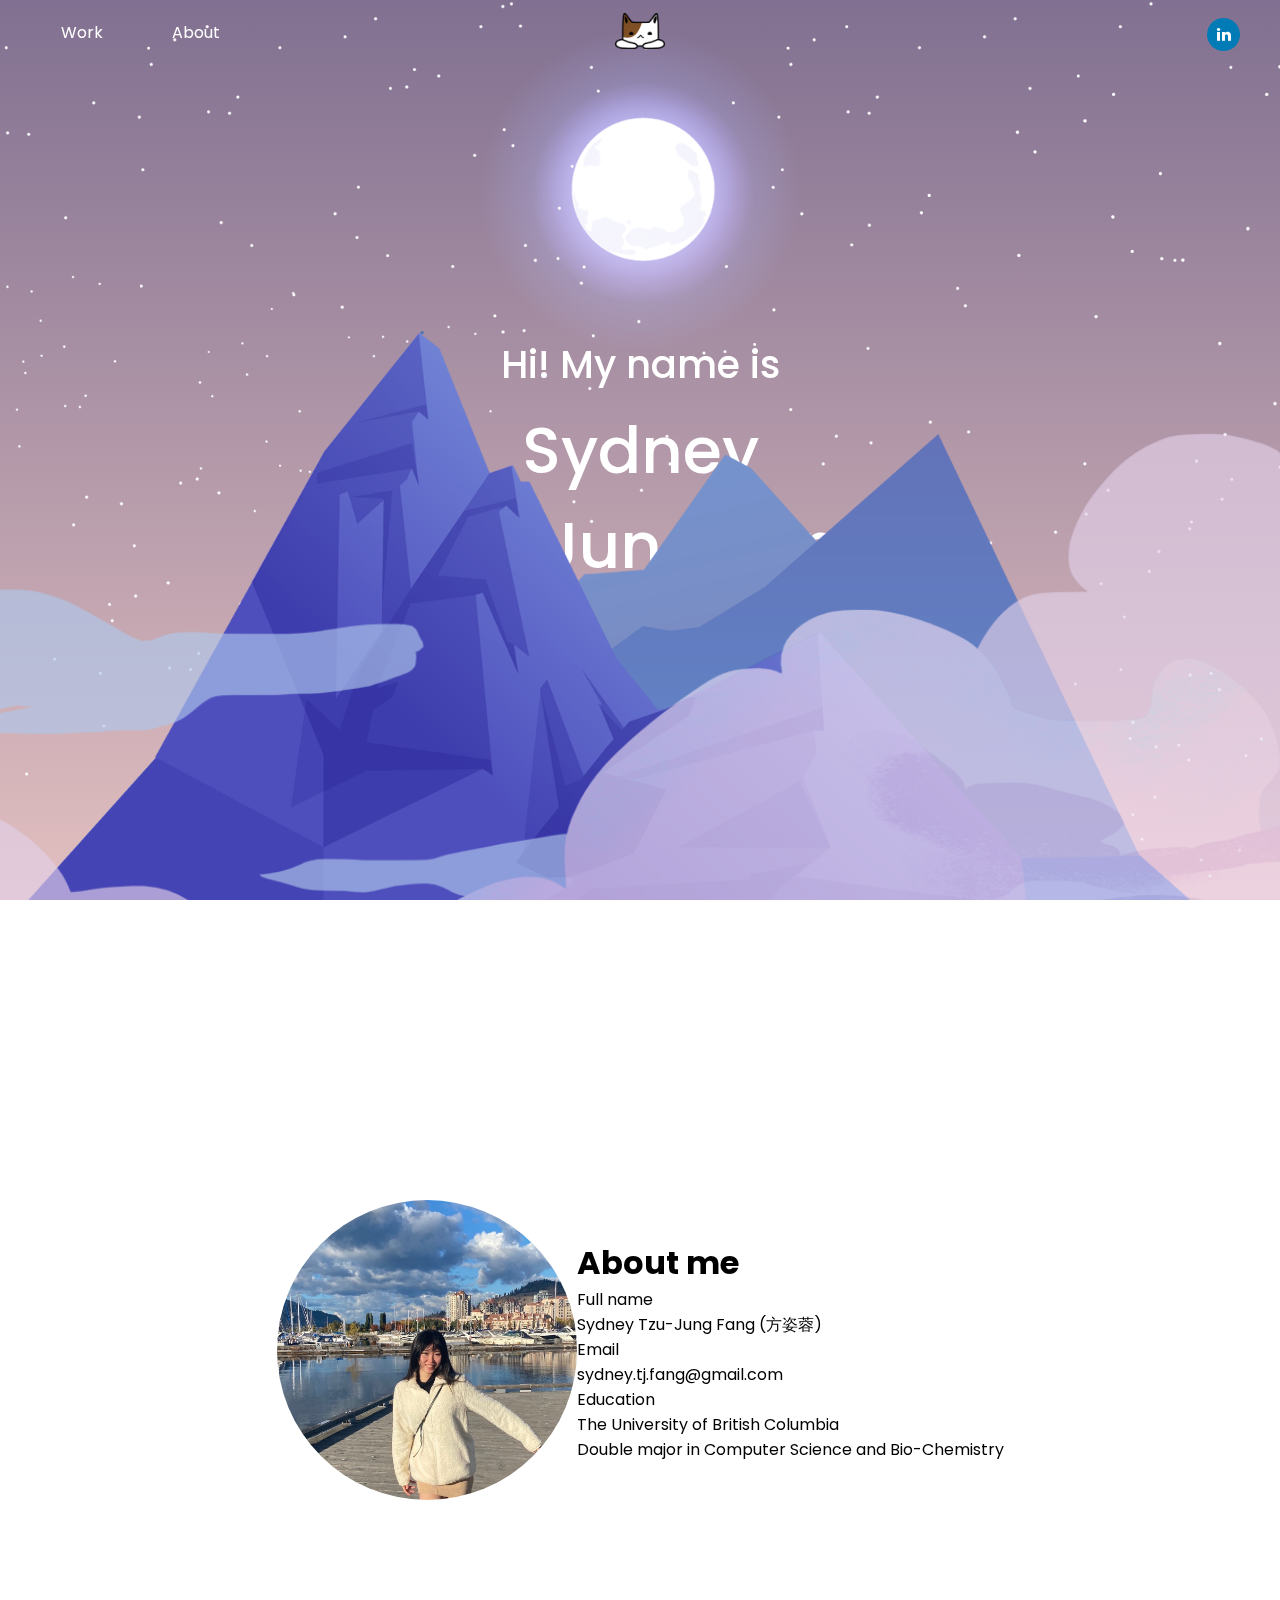
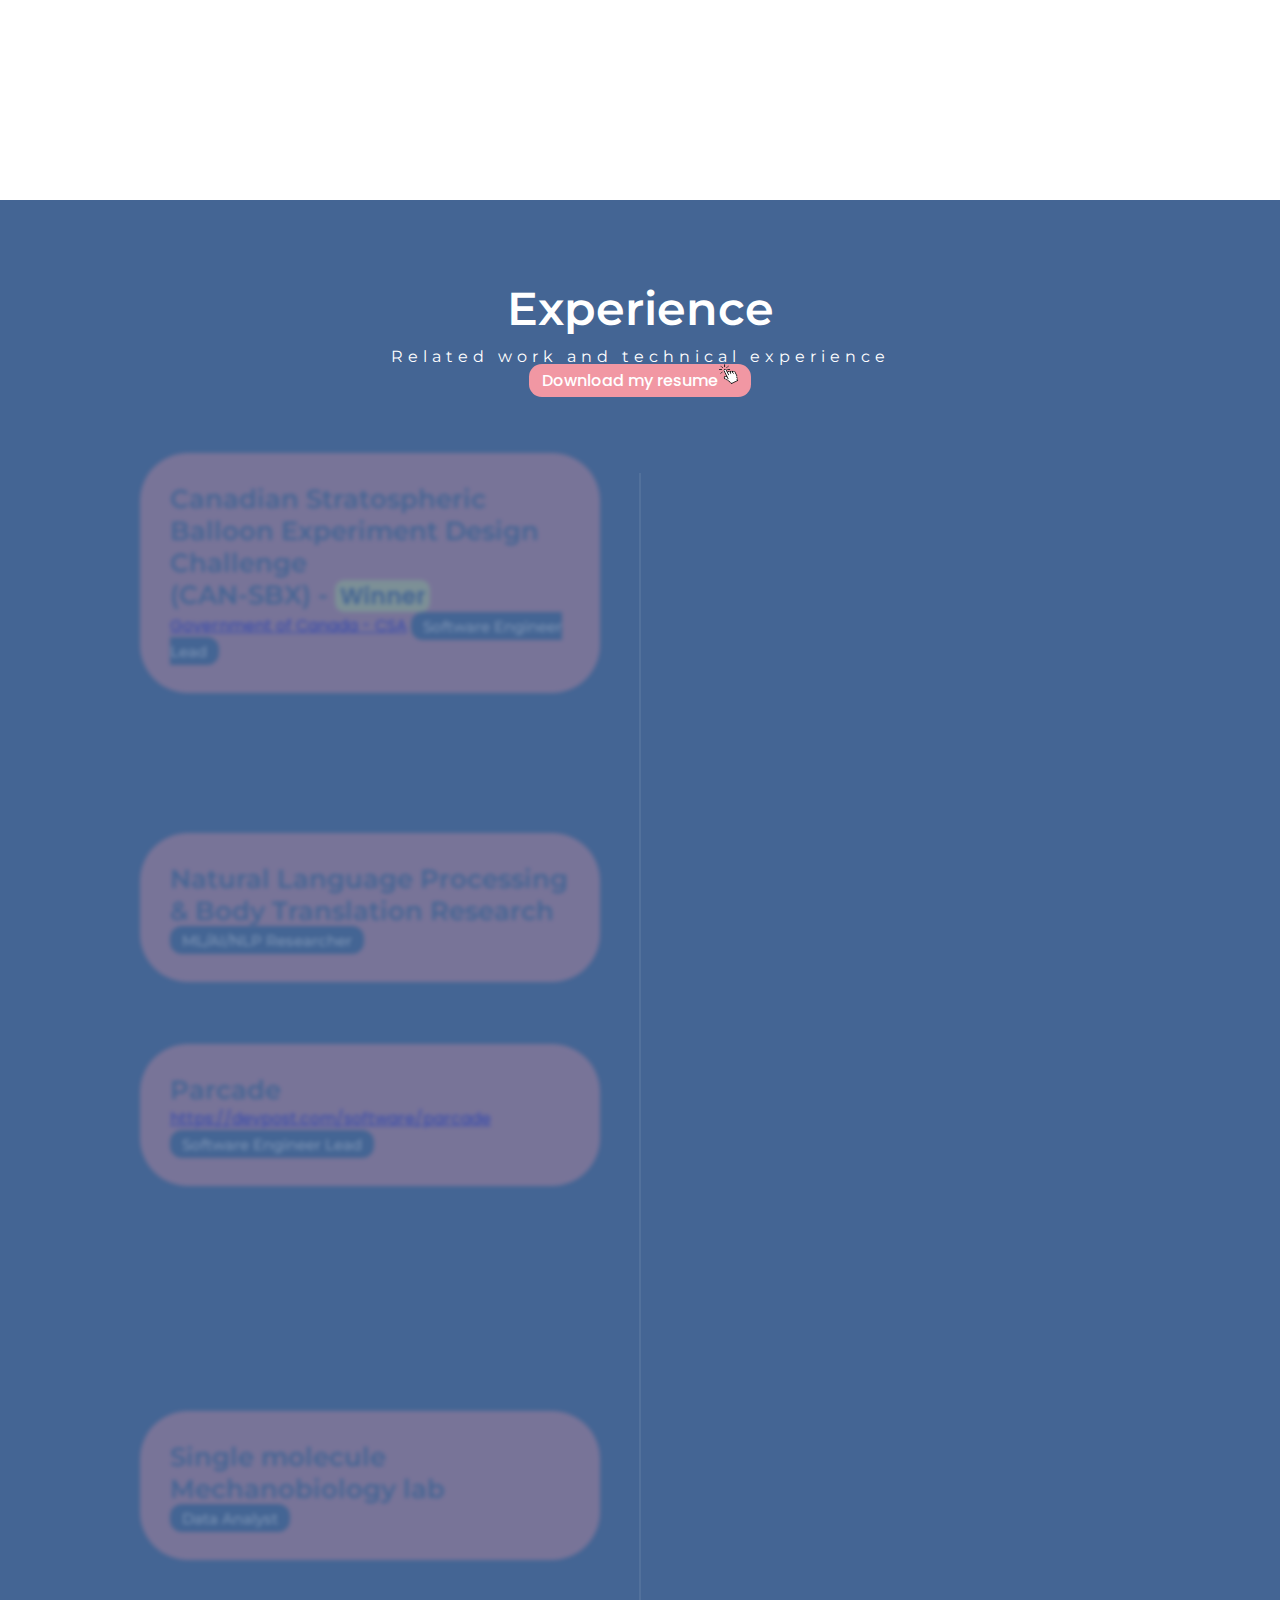
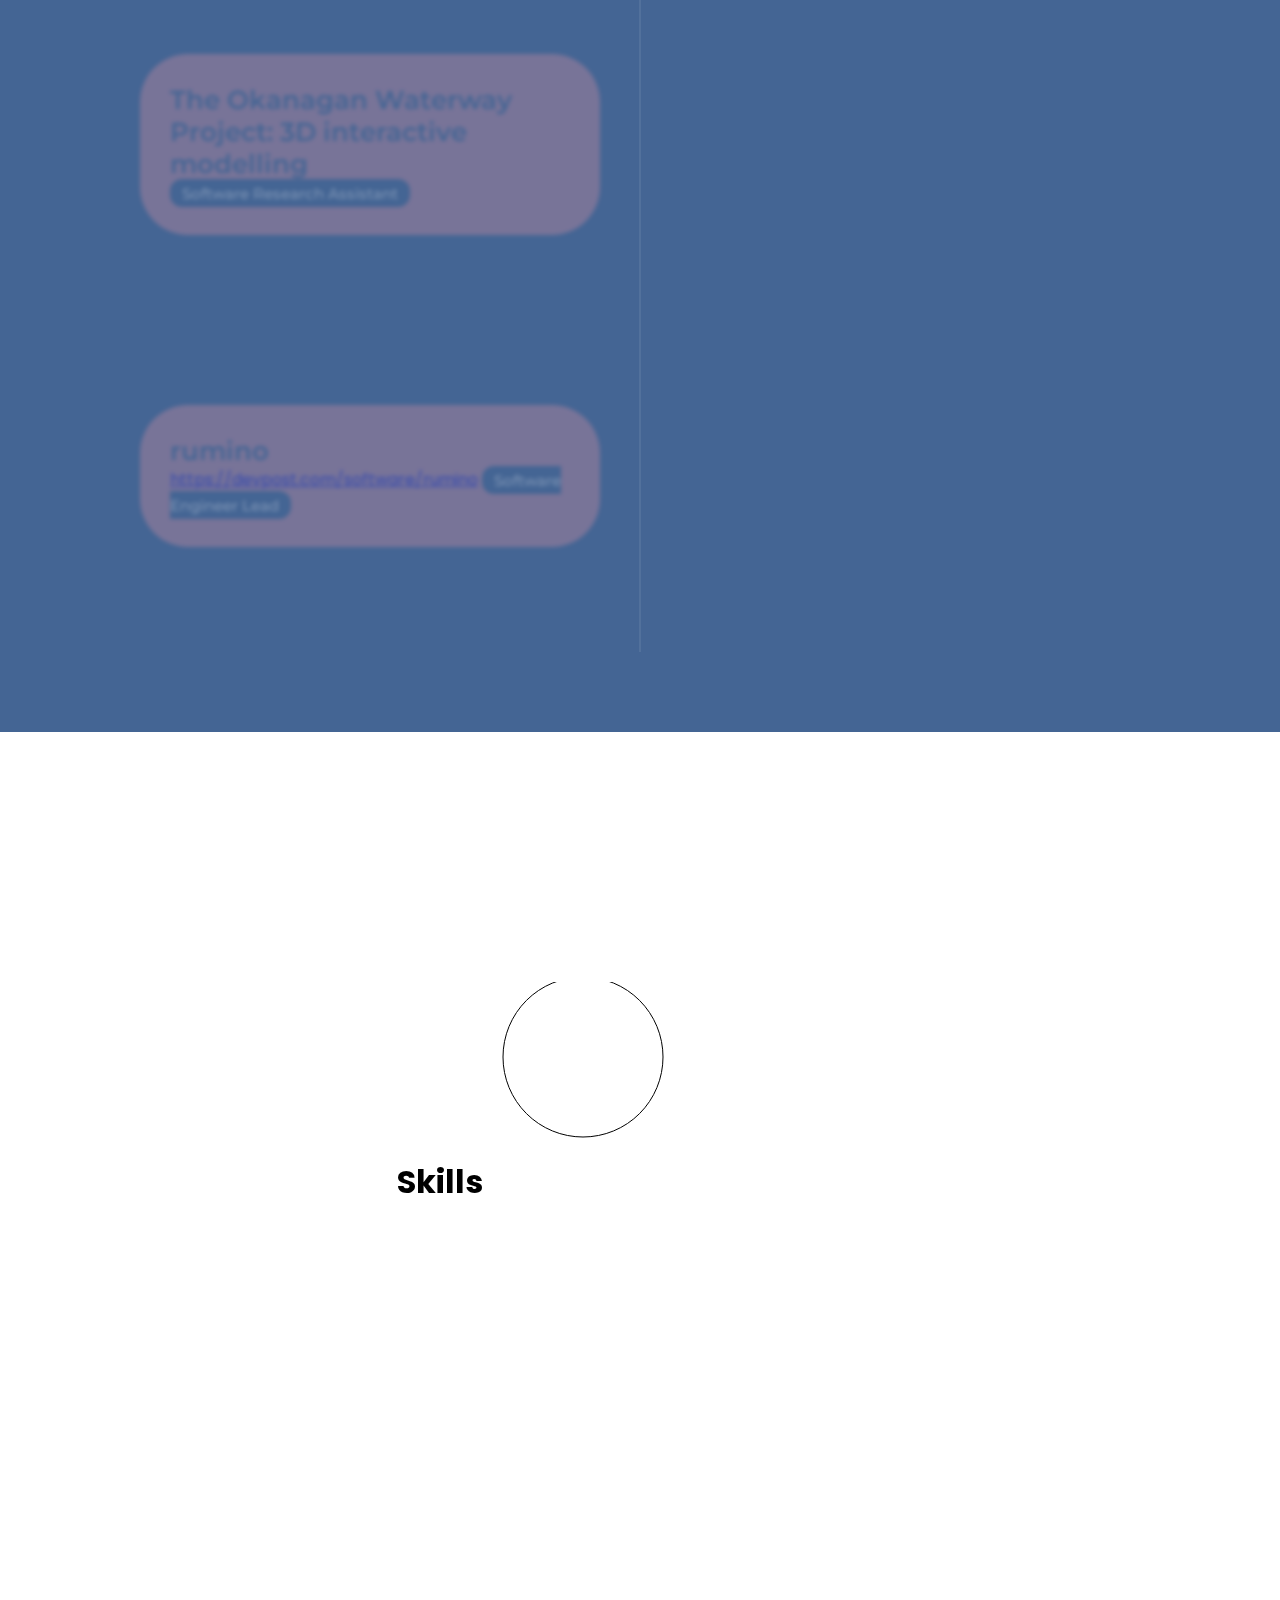
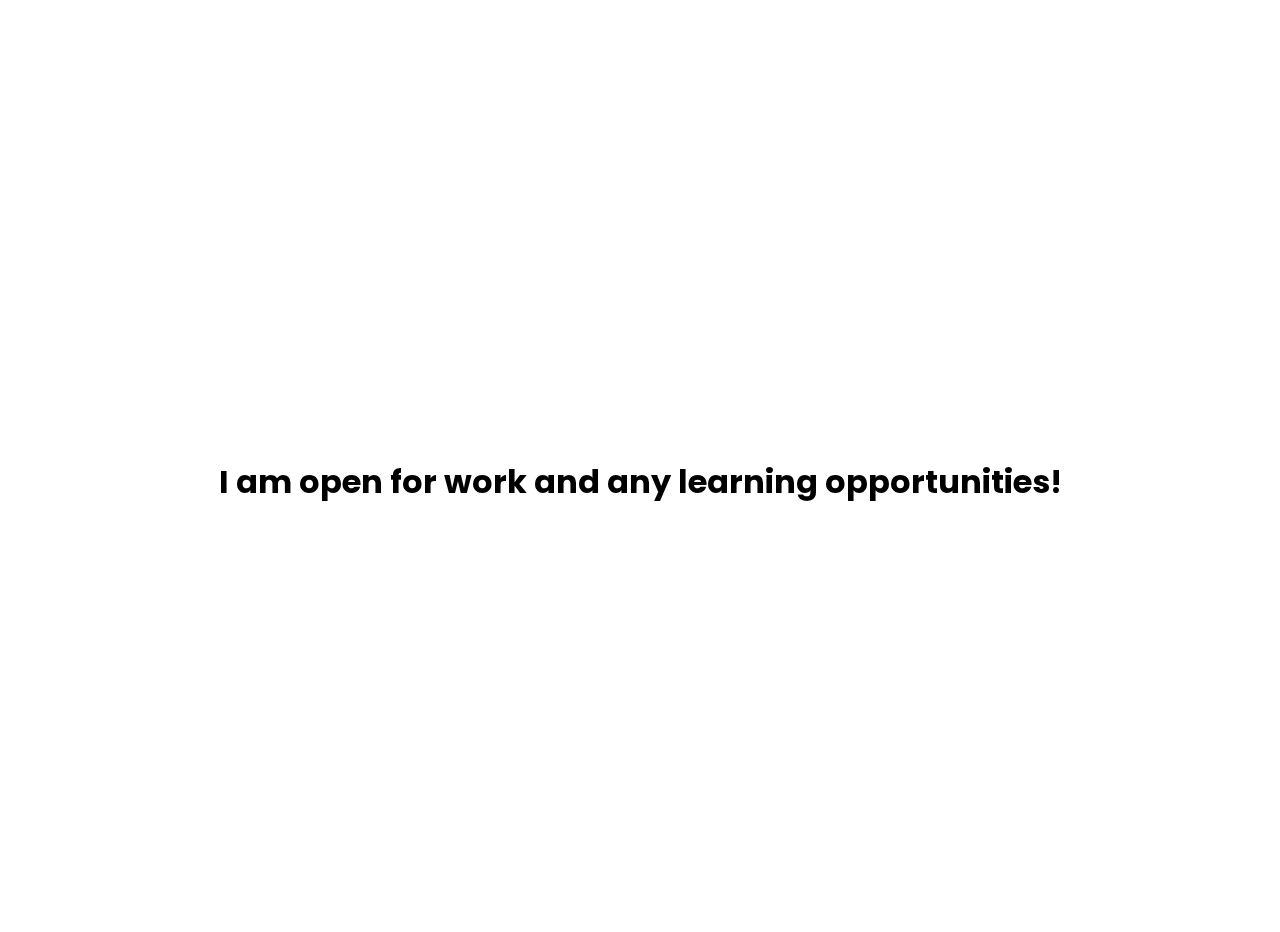
<file: index.html>
<!DOCTYPE html>
<html>

<head>
    <meta charset="utf-8">
    <meta content="width=device-width, initial-scale=1.0" name="viewport">

    <title>Sydney Fang</title>

    <!-- Search optimization -->
    <meta content="" name="description">
    <meta content="" name="keywords">

    <!-- Bootstrap and JS-->
    <link href="https://cdn.jsdelivr.net/npm/bootstrap@5.0.2/dist/css/bootstrap.min.css" rel="stylesheet"
        integrity="sha384-EVSTQN3/azprG1Anm3QDgpJLIm9Nao0Yz1ztcQTwFspd3yD65VohhpuuCOmLASjC" crossorigin="anonymous">
    <script src="https://cdn.jsdelivr.net/npm/bootstrap@5.0.2/dist/js/bootstrap.bundle.min.js"
        integrity="sha384-MrcW6ZMFYlzcLA8Nl+NtUVF0sA7MsXsP1UyJoMp4YLEuNSfAP+JcXn/tWtIaxVXM"
        crossorigin="anonymous"></script>
    <script src='https://cdnjs.cloudflare.com/ajax/libs/jquery/3.1.0/jquery.min.js'></script>

    <!-- CSS Style sheets -->
    <link rel="stylesheet" type="text/css" href="css/home.css">
    <link rel="stylesheet" href="css/timeline.css">
    <!-- Fonts -->

    <!-- Favicons -->
    <link rel="stylesheet" href="https://cdnjs.cloudflare.com/ajax/libs/font-awesome/4.7.0/css/font-awesome.min.css">
</head>

<body>
    <header id="header" class="">
        <div class="navbar">
            <ul class="nav-li">
                <li><a class="" href="#timeline">Work</a></li>
                <li><a class="" href="#about-me">About</a></li>
                <!-- <li><a class="" href="blog.html">Blog</a></li>
                <li><a class="" href="contact.html">Contact</a></li> -->
            </ul>
        </div>

        <div class="logo">
            <a href="index.html" class=""><img src="img/logo.png" width="50px"></a>
        </div>

        <div class="social">
            <a href="https://www.linkedin.com/in/sydney-fang" class="fa fa-linkedin"><i class=""></i></a>
            <!-- <a href="#" class="fa fa-facebook"><i class=""></i></a> -->
            <!-- <a href="#" class="fa fa-instagram"><i class=""></i></a> -->
        </div>
    </header>
    <section class="front-page">
        <img src="img/stars.png" id="stars">
        <img src="img/moon.png" id="moon">
        <img src="img/mountains_behind.png" id="mountains_behind">
        <div class="row">
            <div id="text" class=""><span class="hello">Hi! My name is</span><br>Sydney<br>Tzu-Jung Fang</div>
            <!-- <div><a href="home.html#sec" class = "m-3" id="btn">My works</a></div> -->
        </div>
        <img src="img/mountains_front.png" id="mountains_front">
    </section>
    <section id="about-me" class="about-me d-flex col">
        <div class="profile-img me-5">
            <img id="sydney-profile-img" src="img/sydney-profile.png">
        </div>
        <div class="summary">
            <h1>About me</h1>
            <p class="fw-bold">Full name</p>
            <p>Sydney Tzu-Jung Fang (方姿蓉)</p>
            <p class="fw-bold">Email</p>
            <p>sydney.tj.fang@gmail.com</p>
            <p class="fw-bold">Education</p>
            <p>The University of British Columbia<br><span class="fst-italic">
                    Double major in Computer Science and Bio-Chemistry</span></p>
        </div>
        <div class="bio">

        </div>
    </section>
    <!-- <section> -->
    <!-- <div class="sec" id="sec"> -->
    <!-- Work timeline -->
    <div class="timeline-container" id="timeline">
        <div class="timeline-header">
            <h2 class="timeline-header-title">Experience</h2>
            <h3 class="timeline-header__subtitle mb-3">Related work and technical experience</h3>
            <div class="button">
                <a id="resume" class="" href="pdf/sydney-resume.pdf" target="_blank" download>Download my resume<img
                        class="click align-self-center" src="img/click.png"></a>
            </div>
        </div>
        <div class="timeline">

            <div class="timeline-item d-flex flex-row justify-content-between">
                <!--Canadian Space Agency (CSA)&#xa;&&#xa;Students for the Exploration&#xa;and Development of Space (SEDS-Canada)-->
                <div class="timeline-content">
                    <!-- <img class="timeline__img" src="http://i.cdn.ensonhaber.com/resimler/diger/ataturk_3473.jpg" /> -->
                    <h2 class="timeline-content-title text-uppercase mb-1">Canadian Stratospheric Balloon Experiment
                        Design Challenge<br>(CAN-SBX) - <span class="highlight">Winner</span></h2>
                    <!-- <div class = "button d-block"> -->
                    <a class="link d-block mb-3"
                        href="https://www.asc-csa.gc.ca/eng/sciences/balloons/campaign-2022.asp">Government of Canada -
                        CSA</a>
                    <!-- <img class = "click align-self-center" src = "img/click.png"> -->
                    <!-- </div> -->
                    <p class="timeline-content-desc fs-6 mt-2">Software Engineer Lead</p>
                </div>
                <div class="flex-fill"></div>
                <div class="timeline-info timeline-info-right align-self-center">
                    <p class="fs-6 company m-0">Canadian Space Agency, SEDS - CAN-SBX</p>
                    <p class="date m-0 text-uppercase">OCT 2021 - PRESENT</p>
                </div>
            </div>

            <div class="timeline-item d-flex flex-row">
                <div class="timeline-info timeline-info-left align-self-center d-flex justify-content-end">
                    <p class="fs-6 company m-0">The University of British Columbia</p>
                    <p class="date m-0 text-uppercase">JUL 2022 - Present</p>
                </div>
                <div class="flex-fill"></div>
                <div class="timeline-content">
                    <h2 class="timeline-content-title text-uppercase mb-3">Natural Language Processing & Body
                        Translation Research</h2>
                    <p class="timeline-content-desc fs-6 mt-2">ML/AI/NLP Researcher</p>
                </div>
            </div>

            <div class="timeline-item d-flex flex-row justify-content-between">
                <div class="timeline-content">
                    <h2 class="timeline-content-title text-uppercase m-0">Parcade</h2>
                    <a class="link d-block mb-3"
                        href="https://devpost.com/software/parcade">https://devpost.com/software/parcade</a>
                    <p class="timeline-content-desc fs-6">Software Engineer Lead</p>
                </div>
                <div class="flex-fill"></div>
                <div class="timeline-info timeline-info-right align-self-center">
                    <p class="fs-6 company m-0">Competitive coding Hackathon 2022,</p>
                    <p class="fs-6 company m-0">Major League Hacking</p>
                    <p class="date m-0 text-uppercase">Nov 25 - 27 2022</p>
                </div>
            </div>

            <div class="timeline-item d-flex flex-row">
                <div class="timeline-info timeline-info-left align-self-center d-flex justify-content-end">
                    <p class="fs-6 company m-0">The University of British Columbia</p>
                    <p class="date m-0 text-uppercase">Jun 2022 - Sep 2022</p>
                </div>
                <div class="flex-fill"></div>
                <div class="timeline-content">
                    <h2 class="timeline-content-title text-uppercase mb-3">Single molecule Mechanobiology lab</h2>
                    <p class="timeline-content-desc fs-6 mt-2">Data Analyst</p>
                </div>
            </div>

            <div class="timeline-item d-flex flex-row justify-content-between">
                <div class="timeline-content">
                    <h2 class="timeline-content-title text-uppercase mb-3">The Okanagan Waterway Project: 3D interactive
                        modelling </h2>
                    <p class="timeline-content-desc fs-6">Software Research Assistant</p>
                </div>
                <div class="flex-fill"></div>
                <div class="timeline-info timeline-info-right align-self-center">
                    <p class="fs-6 company m-0">The University of British Columbia</p>
                    <p class="date m-0 text-uppercase">Sep 2019 - Apr 2020</p>
                </div>
            </div>

            <div class="timeline-item d-flex flex-row">
                <div class="timeline-info timeline-info-left align-self-center text-end">
                    <p class="fs-6 company m-0">Competitive coding Hackathon 2020,</p>
                    <p class="fs-6 company m-0">Major League Hacking</p>
                    <p class="date m-0 text-uppercase">Jan 18 - 19 2020</p>
                </div>
                <div class="flex-fill"></div>
                <div class="timeline-content">
                    <h2 class="timeline-content-title text-uppercase m-0">rumino</h2>
                    <a class="link d-block mb-3"
                        href="https://devpost.com/software/rumino">https://devpost.com/software/rumino</a>
                    <p class="timeline-content-desc fs-6 mt-2">Software Engineer Lead</p>
                </div>
            </div>
        </div>
    </div>
    <section id="skills">
        <div class = "">
            <h1>Skills</h1>
        </div>
        <canvas id="circle" class = "circle text-center" width="400" height="400">Your browser does not support the HTML5 canvas tag.</canvas>
    </section>
    <section class="text-center">
        <div class="summary">
            <h1 class="mb-5 align-items-center">I am open for work and any learning opportunities!</h1>
        </div>
    </section>
    <script src="js/home.js"></script>
    <script src="js/timeline.js"></script>
    <script src="js/skills.js"></script>
</body>

</html>
</file>
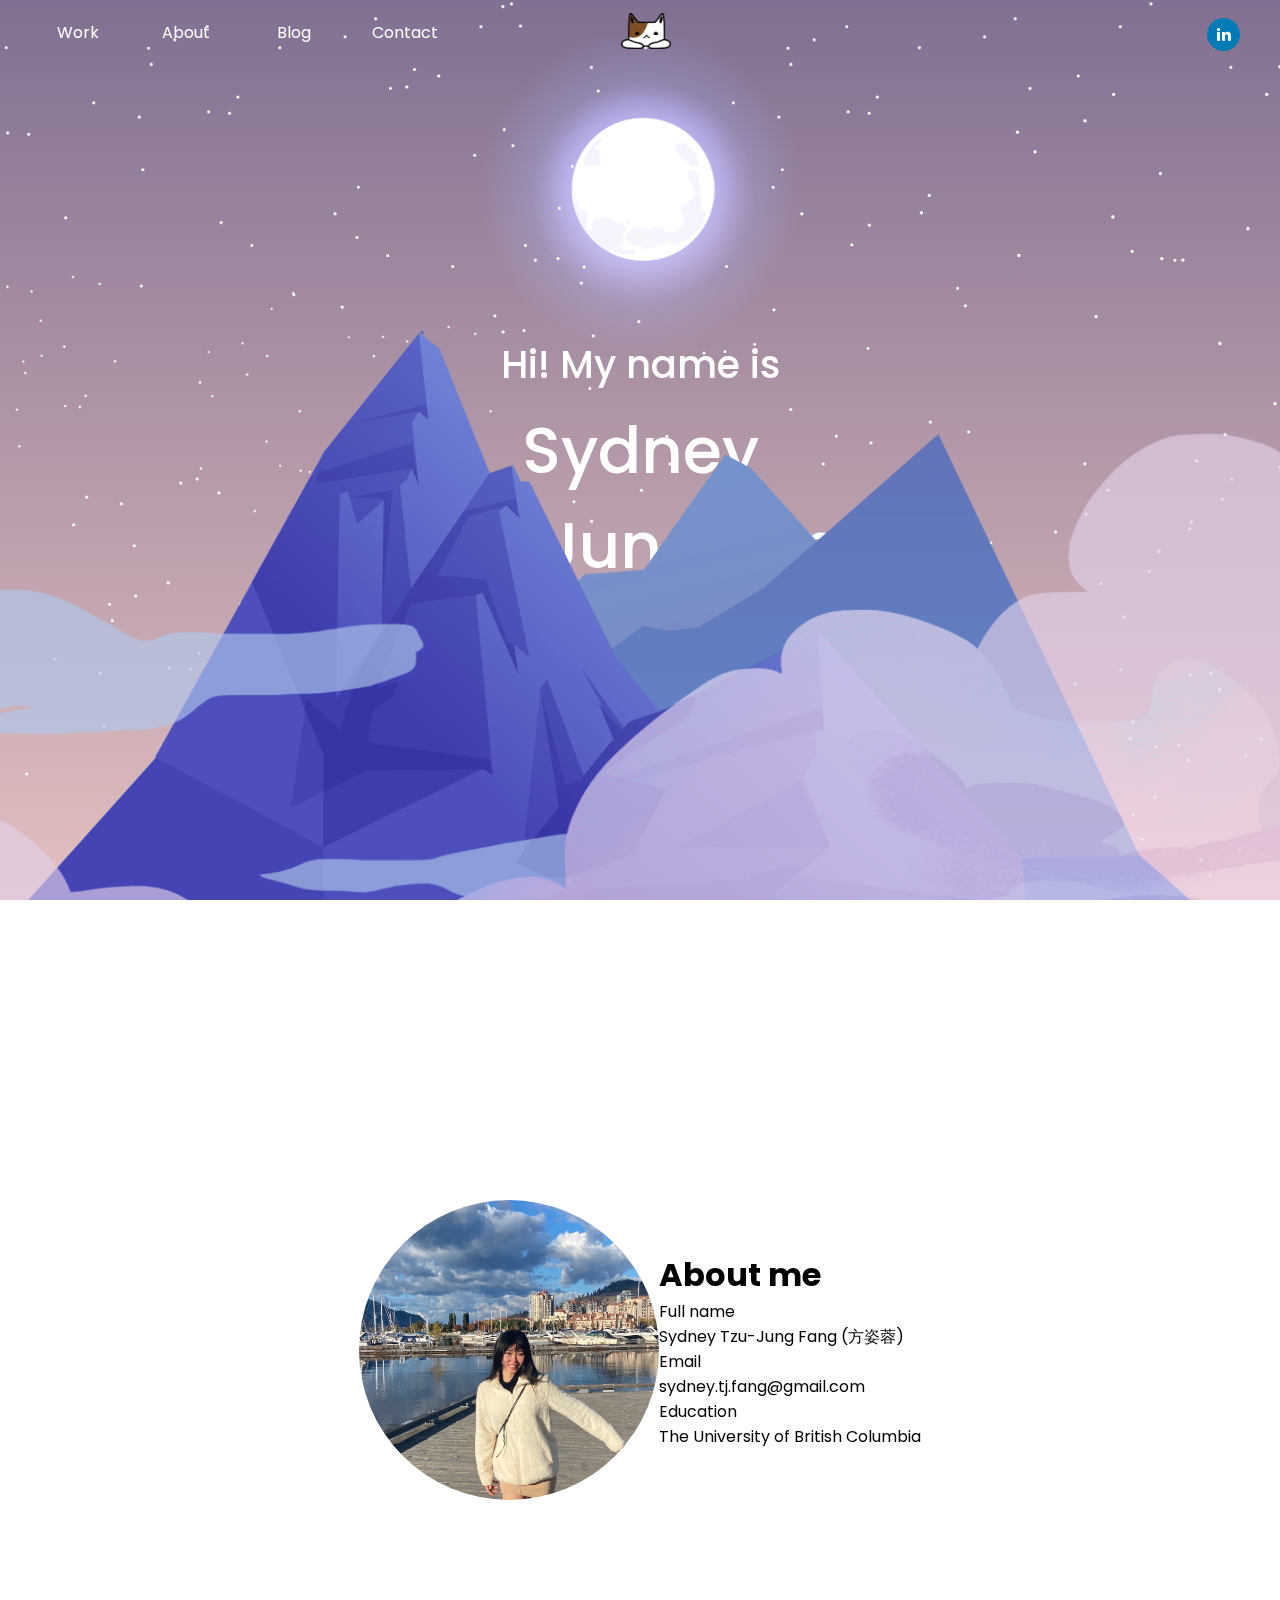
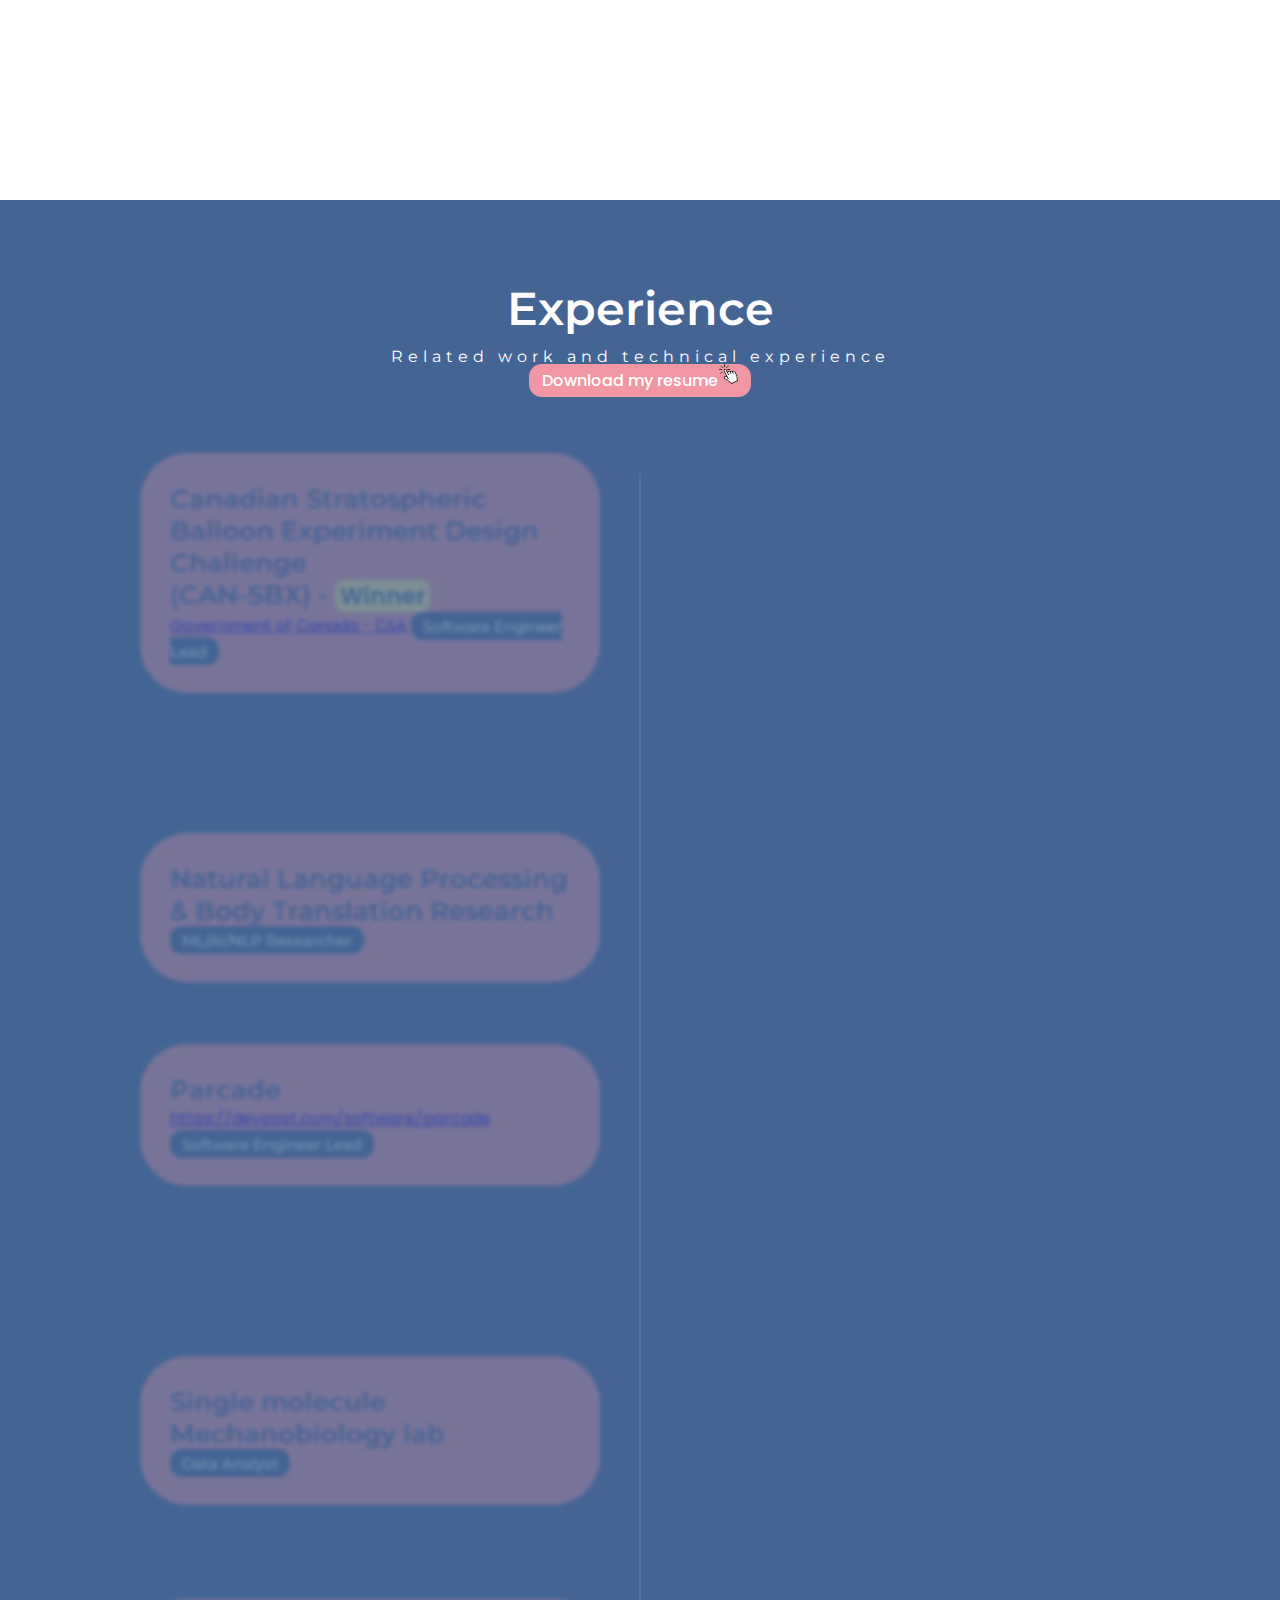
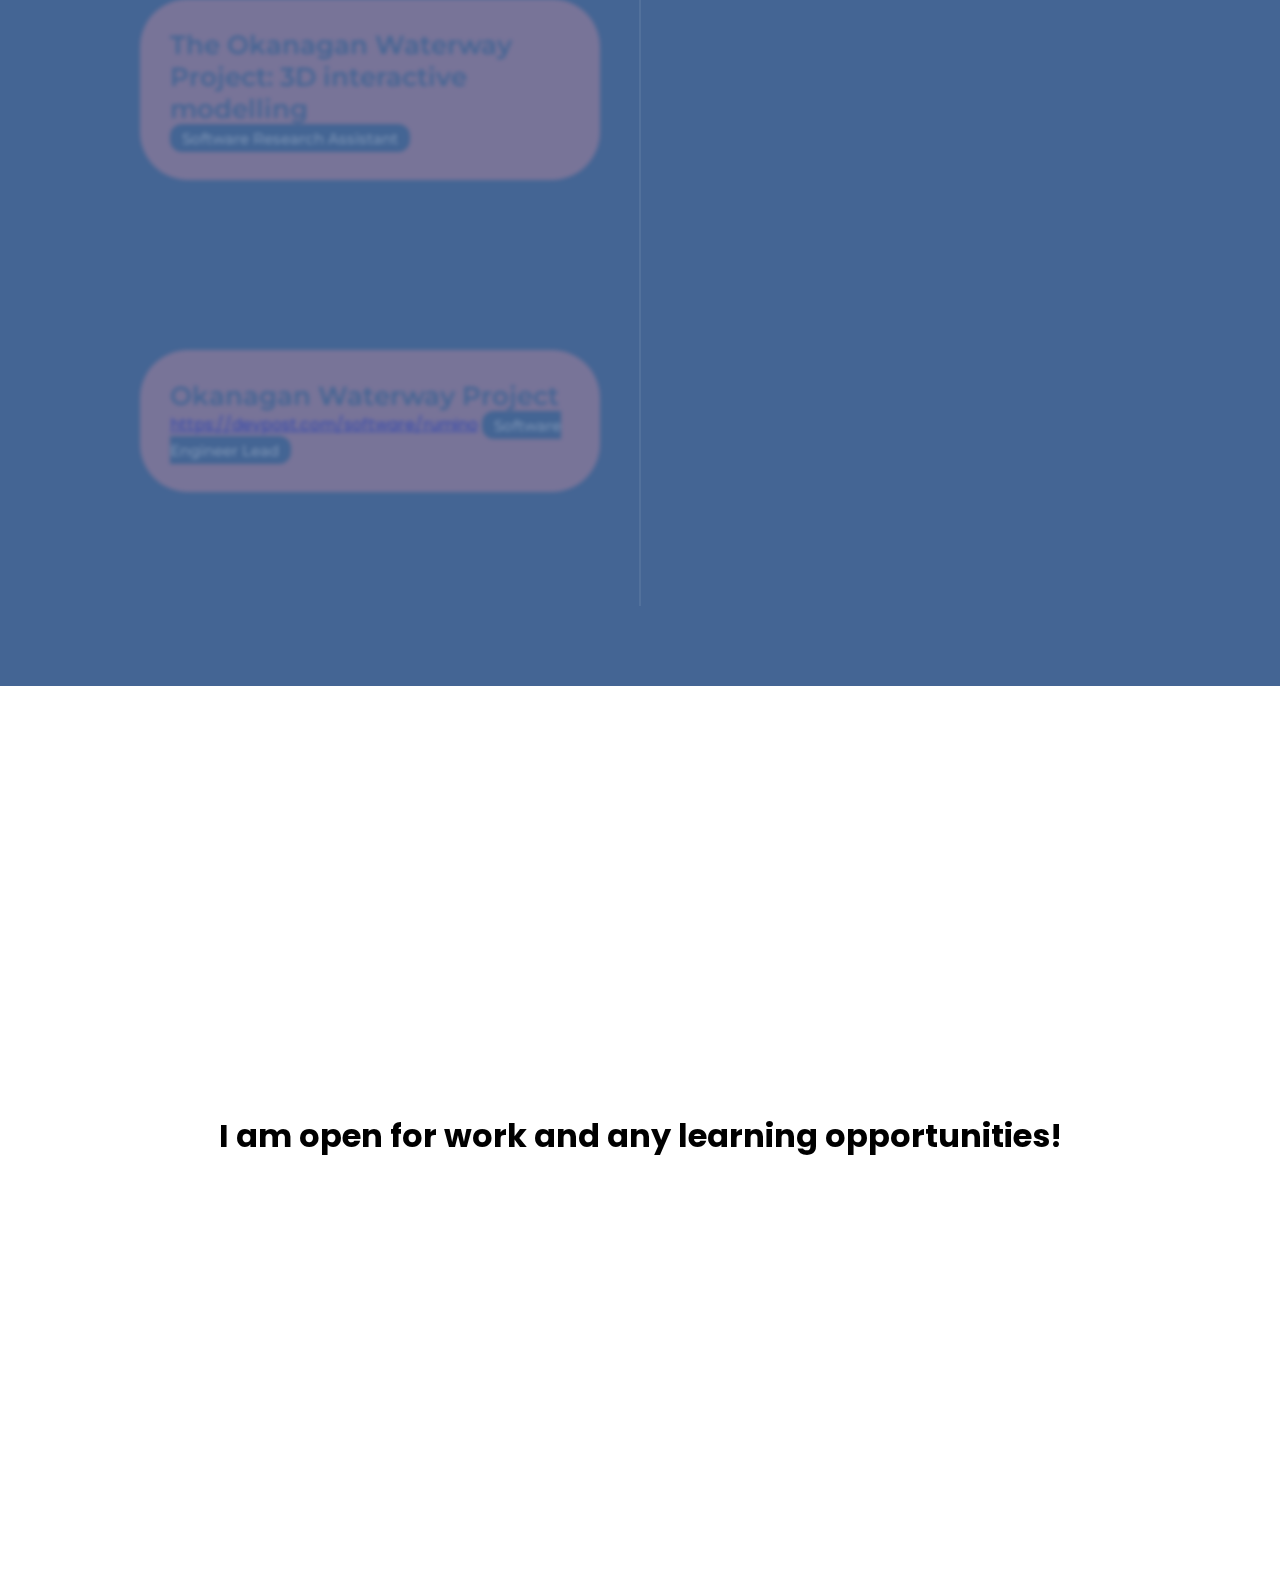
<file: home.html>
<!DOCTYPE html>
<html>

<head>
    <meta charset="utf-8">
    <meta content="width=device-width, initial-scale=1.0" name="viewport">

    <title>Sydney Fang</title>

    <!-- Search optimization -->
    <meta content="" name="description">
    <meta content="" name="keywords">

    <!-- Bootstrap and JS-->
    <link href="https://cdn.jsdelivr.net/npm/bootstrap@5.0.2/dist/css/bootstrap.min.css" rel="stylesheet"
        integrity="sha384-EVSTQN3/azprG1Anm3QDgpJLIm9Nao0Yz1ztcQTwFspd3yD65VohhpuuCOmLASjC" crossorigin="anonymous">
    <script src="https://cdn.jsdelivr.net/npm/bootstrap@5.0.2/dist/js/bootstrap.bundle.min.js"
        integrity="sha384-MrcW6ZMFYlzcLA8Nl+NtUVF0sA7MsXsP1UyJoMp4YLEuNSfAP+JcXn/tWtIaxVXM"
        crossorigin="anonymous"></script>
    <script src='https://cdnjs.cloudflare.com/ajax/libs/jquery/3.1.0/jquery.min.js'></script>

    <!-- CSS Style sheets -->
    <link rel="stylesheet" type="text/css" href="css/home.css">
    <link rel="stylesheet" href="css/timeline.css">
    <!-- Fonts -->

    <!-- Favicons -->
    <link rel="stylesheet" href="https://cdnjs.cloudflare.com/ajax/libs/font-awesome/4.7.0/css/font-awesome.min.css">
</head>

<body>
    <header id="header" class="">
        <div class="navbar">
            <ul class = "nav-li">
                <li><a class="" href="#timeline">Work</a></li>
                <li><a class="" href="#about-me">About</a></li>
                <li><a class="" href="blog.html">Blog</a></li>
                <li><a class="" href="contact.html">Contact</a></li>
            </ul>
        </div>

        <div class="logo">
            <a href="home.html" class=""><img src="img/logo.png" width="50px"></a>
        </div>

        <div class="social">
            <a href="https://www.linkedin.com/in/sydney-fang" class="fa fa-linkedin"><i class=""></i></a>
            <!-- <a href="#" class="fa fa-facebook"><i class=""></i></a> -->
            <!-- <a href="#" class="fa fa-instagram"><i class=""></i></a> -->
        </div>
    </header>
    <section class="front-page">
        <img src="img/stars.png" id="stars">
        <img src="img/moon.png" id="moon">
        <img src="img/mountains_behind.png" id="mountains_behind">
        <div class = "row">
            <div id="text" class=""><span class = "hello">Hi! My name is</span><br>Sydney<br>Tzu-Jung Fang</div>
            <!-- <div><a href="home.html#sec" class = "m-3" id="btn">My works</a></div> -->
        </div>
        <img src="img/mountains_front.png" id="mountains_front">
    </section>
    <section id = "about-me" class="about-me d-flex col">
        <div class="profile-img me-5">
            <img id = "sydney-profile-img" src = "img/sydney-profile.png">
        </div>
        <div class="summary">
            <h1>About me</h1>
            <p class = "fw-bold">Full name</p>
            <p>Sydney Tzu-Jung Fang (方姿蓉)</p>
            <p class = "fw-bold">Email</p>
            <p>sydney.tj.fang@gmail.com</p>
            <p class = "fw-bold">Education</p>
            <p>The University of British Columbia</p>
        </div>
        <div class="bio">

        </div>
    </section>
    <!-- <section> -->
    <!-- <div class="sec" id="sec"> -->
    <!-- Work timeline -->
    <div class="timeline-container" id="timeline">
        <div class="timeline-header">
            <h2 class="timeline-header-title">Experience</h2>
            <h3 class="timeline-header__subtitle mb-3">Related work and technical experience</h3>
            <div class = "button">
                <a id = "resume" class = "" href = "pdf/sydney-resume.pdf" target="_blank" download>Download my resume<img class = "click align-self-center" src = "img/click.png"></a>
            </div>
        </div>
        <div class="timeline">

            <div class="timeline-item d-flex flex-row justify-content-between">
                <!--Canadian Space Agency (CSA)&#xa;&&#xa;Students for the Exploration&#xa;and Development of Space (SEDS-Canada)-->
                <div class="timeline-content">
                    <!-- <img class="timeline__img" src="http://i.cdn.ensonhaber.com/resimler/diger/ataturk_3473.jpg" /> -->
                    <h2 class="timeline-content-title text-uppercase mb-1">Canadian Stratospheric Balloon Experiment Design Challenge<br>(CAN-SBX) - <span class = "highlight">Winner</span></h2>
                    <!-- <div class = "button d-block"> -->
                        <a class = "link d-block mb-3" href = "https://www.asc-csa.gc.ca/eng/sciences/balloons/campaign-2022.asp">Government of Canada - CSA</a>
                        <!-- <img class = "click align-self-center" src = "img/click.png"> -->
                    <!-- </div> -->
                    <p class="timeline-content-desc fs-6 mt-2">Software Engineer Lead</p>
                </div>
                <div class = "flex-fill"></div>
                <div class = "timeline-info timeline-info-right align-self-center">
                    <p class="fs-6 company m-0">Canadian Space Agency, SEDS - CAN-SBX</p>
                    <p class = "date m-0 text-uppercase">OCT 2021 - PRESENT</p>
                </div>
            </div>

            <div class="timeline-item d-flex flex-row">
                <div class = "timeline-info timeline-info-left align-self-center d-flex justify-content-end">
                    <p class="fs-6 company m-0">The University of British Columbia</p>
                    <p class = "date m-0 text-uppercase">JUL 2022 - Present</p>
                </div>
                <div class = "flex-fill"></div>
                <div class="timeline-content">
                    <h2 class="timeline-content-title text-uppercase mb-3">Natural Language Processing & Body Translation Research</h2>
                    <p class="timeline-content-desc fs-6 mt-2">ML/AI/NLP Researcher</p>
                </div>
            </div>

            <div class="timeline-item d-flex flex-row justify-content-between">
                <div class="timeline-content">
                    <h2 class="timeline-content-title text-uppercase m-0">Parcade</h2>
                    <a class = "link d-block mb-3" href = "https://devpost.com/software/parcade">https://devpost.com/software/parcade</a>
                    <p class="timeline-content-desc fs-6">Software Engineer Lead</p>
                </div>
                <div class = "flex-fill"></div>
                <div class = "timeline-info timeline-info-right align-self-center">
                    <p class="fs-6 company m-0">Competitive coding Hackathon 2022, BC Hacks</p>
                    <p class = "date m-0 text-uppercase">Nov 25 - 27 2022</p>
                </div>
            </div>

            <div class="timeline-item d-flex flex-row">
                <div class = "timeline-info timeline-info-left align-self-center d-flex justify-content-end">
                    <p class="fs-6 company m-0">The University of British Columbia</p>
                    <p class = "date m-0 text-uppercase">Jun 2022 - Sep 2022</p>
                </div>
                <div class = "flex-fill"></div>
                <div class="timeline-content">
                    <h2 class="timeline-content-title text-uppercase mb-3">Single molecule Mechanobiology lab</h2>
                    <p class="timeline-content-desc fs-6 mt-2">Data Analyst</p>
                </div>
            </div>

            <div class="timeline-item d-flex flex-row justify-content-between">
                <div class="timeline-content">
                    <h2 class="timeline-content-title text-uppercase mb-3">The Okanagan Waterway Project: 3D interactive modelling </h2>
                    <p class="timeline-content-desc fs-6">Software Research Assistant</p>
                </div>
                <div class = "flex-fill"></div>
                <div class = "timeline-info timeline-info-right align-self-center">
                    <p class="fs-6 company m-0">The University of British Columbia</p>
                    <p class = "date m-0 text-uppercase">Sep 2019 - Apr 2020</p>
                </div>
            </div>

            <div class="timeline-item d-flex flex-row">
                <div class = "timeline-info timeline-info-left align-self-center d-flex justify-content-end">
                    <p class="fs-6 company m-0">Competitive coding Hackathon 2020, BC Hacks</p>
                    <p class = "date m-0 text-uppercase">Jan 18 - 19 2020</p>
                </div>
                <div class = "flex-fill"></div>
                <div class="timeline-content">
                    <h2 class="timeline-content-title text-uppercase m-0">Okanagan Waterway Project</h2>
                    <a class = "link d-block mb-3" href = "https://devpost.com/software/rumino">https://devpost.com/software/rumino</a>
                    <p class="timeline-content-desc fs-6 mt-2">Software Engineer Lead</p>
                </div>
            </div>
        </div>
    </div>
    <!-- <section>
        <h1>Skills</h1>
    </section> -->
    <section class = "text-center">
        <div class="summary">
            <h1 class = "mb-5 align-items-center">I am open for work and any learning opportunities!</h1>
        </div>
    </section>

    <script>
        let stars = document.getElementById("stars");
        let moon = document.getElementById("moon");
        let mountains_behind = document.getElementById("mountains_behind");
        let mountains_front = document.getElementById("mountains_front");
        let text = document.getElementById("text");
        let btn = document.getElementById("btn");
        let header = document.querySelector('header');
        let navbar_li = $(".navbar ul li");

        // Let stars move across sky as you scroll
        window.addEventListener('scroll', function () {
            let value = window.scrollY;
            var rbg = value / 5 * 0.01;
            console.log("rbg: " + rbg);
            stars.style.left = value * 0.25 + 'px';
            moon.style.top = value * 1.05 + 'px';
            mountains_behind.style.top = value * 0.5 + 'px';
            mountains_front.style.width = 100 + value / 15 + "%";
            // text.style.marginRight = value * 4 + 'px';
            text.style.marginTop = value * 1.5 + 'px';
            // btn.style.marginTop = value * 1.5 + 'px';
            console.log("ScrollY: " + window.scrollY)
            if (window.scrollY > 50) {
                // header.classList.add('scroll-active');
                // header.style.backgroundColor = "rgb(129, 112, 145, " + value / 5 * 0.01 + ")";
                if(rbg < 1)
                {
                    console.log(rbg)
                    header.style.backgroundColor = "rgb(255, 255, 255, " + rbg + ")";
                }
                else{
                    header.style.backgroundColor = "rgb(255, 255, 255, 0.5)"
                }
                $('header ul li a').css('color', 'black');
            }
            else
            {
                // header.style.backgroundColor = "rgb(129, 112, 145, 0)";
                header.style.backgroundColor = "rgb(255, 255, 255, 0)";
                $('header ul li a').css('color', 'white');
                // $('header ul li a:hover').css('color', 'black');
            }
        })
    </script>
    <script src="js/timeline.js"></script>
</body>

</html>
</file>
<file: css/home.css>
@import url('https://fonts.googleapis.com/css?family=Poppins:300,400,500,600,700,800,900&display=swap');
*
{
    margin: 0;
    padding: 0;
    box-sizing: border-box;
    font-family: 'Poppins', sans-serif;
}

body
{
    min-height: 100vh;
    overflow-x: hidden;
    /* 1-20 2:03 #100325 dark purple */
    /* Original: #2b1055, #7597de */
}

.front-page
{
    background:-webkit-linear-gradient(top, #817091, #e3c0c0);
}

header
{
    position: fixed;
    top: 0px;
    left: 0px;
    width: 100%;
    margin: auto;
    padding: 13px 40px;
    display: flex;
    z-index: 10000;
}
header .logo
{
    align-items: center;
    justify-content: center;
    flex: 1;
    display: flex;
}
header .navbar
{
    align-items: flex-start;
    justify-content: flex-start;
    flex: 1;
    margin-right: auto;
    padding: 0;
}
header ul
{ 
    align-self: center;
    display: flex;
    margin: auto;
    padding: 0;
    width: 100%;
    gap: 30px;
}
header ul li
{
    list-style: none;
    width: 21%;
    display: flex;
    justify-content: center;
}
header ul li a
{
    padding: 7px 16px;
    text-decoration: none;
    /* color: white; */
    color: white;
    border-radius: 20px;
}
header ul li a:hover, header ul li a.active
{
    background: white;
    color: #2b1055;
}
header div.social
{
    display: flex;
    align-items: center;
    text-align: center;
    gap: 14px;
    flex: 1;
    justify-content: flex-end;
}
.hello
{
    font-size: 0.6em;
}

/*********** Social media button styling ***********/
.fa{
    padding: 8px 0px;
    font-size: 30px;
    width: 33px;
    text-align: center;
    text-decoration: none;
    border-radius: 50%;
}
.fa:hover {
    opacity: 0.7;
}
.fa-linkedin {
    background: #007bb5;
    color: white;
}
.fa-youtube {
    background: #bb0000;
    color: white;
}
.fa-instagram {
    background: #125688;
    color: white;
}
.fa-facebook {
    background: #3B5998;
    color: white;
}  
/***************************************************/

section
{
    position: relative;
    width: 100%;
    height: 100vh;
    padding: 100px;
    display: flex;
    justify-content: center;
    align-items: center;
    overflow: hidden;
}
section img:not(#sydney-profile-img)
{
    position: absolute;
    top: 0;
    left: 0;
    width: 100%;
    height: 100%;
    object-fit: cover;
    pointer-events: none;
}
section img#moon
{
    mix-blend-mode: screen;
}
section img#mountains_front
{
    z-index: 10;
    top: 280px;
    width: 100%;
    opacity: 0.65;
}
#text
{
    /* position: absolute; */
    color: white;
    font-size: 5vw;
    z-index: 9;
    font-weight: 500;
    /* width: 50%; */
    text-align: center;
}
section h2 span
{
    font-size: 2vw;
}
#btn
{
    text-decoration: none;
    display: inline-block;
    padding: 6px 26px;
    border-radius: 40px;
    background: white;
    color: #2b1055;
    font-size: 1.4em;
    z-index: 11;
    /* transform: translateY(170px); */
    margin: 5;
}
.profile-img
{
    width: 300px;
    height: 300px;
    overflow: hidden;
    border-radius: 50%;

    display: flex;
    justify-content: center;
    align-items: center;
}
#sydney-profile-img
{
    height: auto;
    width: 170%;
    margin-left: -15%;
}
.button
{
    display: inline;
    background-color: #f197a3;
    margin-top: 2em;
    padding: 0.3em 0.8em;
    border-radius: 0.8em;

}
#resume
{
    text-decoration: none;
    color: white;
    font-weight: 500;
}
.button:hover, #resume:hover
{
    color: #f197a3;
    background-color: white;
}
.click
{
    position: relative;
    top: -2px;
    bottom: 0;
    margin: auto;
    width: 20px;
}
</file>
<file: css/timeline.css>
/* @import url("https://fonts.googleapis.com/css?family=Poppins|Pathway+Gothic+One"); */
@import url('https://fonts.googleapis.com/css2?family=Montserrat:wght@400;500;600;700&display=swap');

.timeline {
  display: flex;
  margin: 0 auto;
  flex-wrap: wrap;
  flex-direction: column;
  max-width: 1000px;
  position: relative;
}
.timeline-content-title {
  font-weight: 600;
  font-size: 26px;
  transition: .4s;
  box-sizing: border-box;
  font-family: "Montserrat", sans-serif;
  color: #446594;
}
.timeline-content-desc {
  margin: 0;
  font-size: 15px;
  box-sizing: border-box;
  color: white;
  display: inline;
  background-color: #446594;
  padding: 0.3em 0.8em;
  border-radius: 0.8em;
  /* color: #5a5f75; */
  font-family: Montserrat;
  font-weight: 500;
  /* line-height: 25px; */
}
/* timeline line itself */
.timeline:before {
  position: absolute;
  left: 50%;
  width: 2px;
  height: 100%;
  margin-left: -1px;
  content: "";
  background: rgba(255, 255, 255, 0.08);
}
@media only screen and (max-width: 767px) {
  .timeline:before {
    left: 40px;
  }
}
.timeline-content{
  padding: 30px;
  opacity: .3;
  border-radius: 3em;
  filter: blur(2px);
  transition: .5s;
  box-sizing: border-box;
  width: calc(50% - 40px);
  /* display: flex; */
  flex-wrap: wrap;
  /* position: relative; */
  /* transform: translateY(-80px); */
  background-color: #f197a3;
  transform: translateY(-20px);
}
.timeline-info-right{
  /* content: attr(data-text); */
  letter-spacing: 3px;
  width: 50%;
  color: white;
  font-size: 20px;
  font-family: "Montserrat", sans-serif;
  border-left: 2px solid rgba(255, 255, 255, 0.5);
  padding-left: 15px;
  opacity: 0;
  /* right: calc(-100% - 56px ); */
}
.timeline-info-left{
  /* content: attr(data-text); */
  letter-spacing: 3px;
  width: 50%;
  color: white;
  font-size: 20px;
  font-family: "Montserrat", sans-serif;
  border-right: 2px solid rgba(255, 255, 255, 0.5);
  padding-right: 15px;
  opacity: 0;
  flex-wrap: wrap;
  /* right: calc(-100% - 56px ); */
}
.date{
  font-size: 0.8em;
  color: #e3c0c0;
}

.timeline-item .timeline-content:nth-child(even) {
  align-self: flex-end;
  float: right;
}
.timeline-item .timeline-content:nth-child(even):before {
  right: auto;
  text-align: right;
  overflow-wrap: break-word;
  left: calc(-100% - 56px );
  padding-left: 0;
  border-left: none;
  border-right: 2px solid rgba(255, 255, 255, 0.5);
  padding-right: 15px;
}
.timeline-item--active {
  opacity: 1;
  transform: translateY(0);
  filter: blur(0px);
}
.timeline-info--active {
  top: 50%;
  top: 75%;
  transition: .3s all .2s;
  opacity: 1;
  white-space: pre;
}
.timeline-item--active .timeline-content-title {
  margin: 0 0 20px 0;
}
@media only screen and (max-width: 767px) {
  .timeline-item {
    align-self: baseline !important;
    width: 100%;
    padding: 0 30px 150px 80px;
  }
  .timeline-item:before {
    left: 10px !important;
    padding: 0 !important;
    top: 50px;
    text-align: center !important;
    width: 60px;
    border: none !important;
  }
  .timeline-item:last-child {
    padding-bottom: 40px;
  }
}
.timeline-container {
  width: 100%;
  position: relative;
  padding: 80px 0;
  background-attachment: fixed;
  background-size: cover;
}
.timeline-container:before {
  position: absolute;
  left: 0;
  top: 0;
  width: 100%;
  height: 100%;
  /* background: #e3c0c0; */
  background: #446594;
  content: "";
}
.timeline-header {
  width: 100%;
  text-align: center;
  margin-bottom: 80px;
  position: relative;
}
.timeline-header-title {
  color: white;
  font-size: 46px;
  font-family: Montserrat;
  font-weight: 600;
  margin: 0;
}
.timeline-header__subtitle {
  color: white;
  font-family: "Montserrat", sans-serif;
  font-size: 16px;
  letter-spacing: 5px;
  margin: 10px 0 0 0;
  font-weight: normal;
}
.highlight{
  background-color: rgba(255, 255, 156, 0.883);
  padding: 0 0.2em;
  border-radius: 0.4em;
  font-size: 23px;
}
.demo-footer {
  padding: 60px 0;
  text-align: center;
}
.demo-footer a {
  color: #999;
  display: inline-block;
  font-family: Montserrat;
}
</file>
